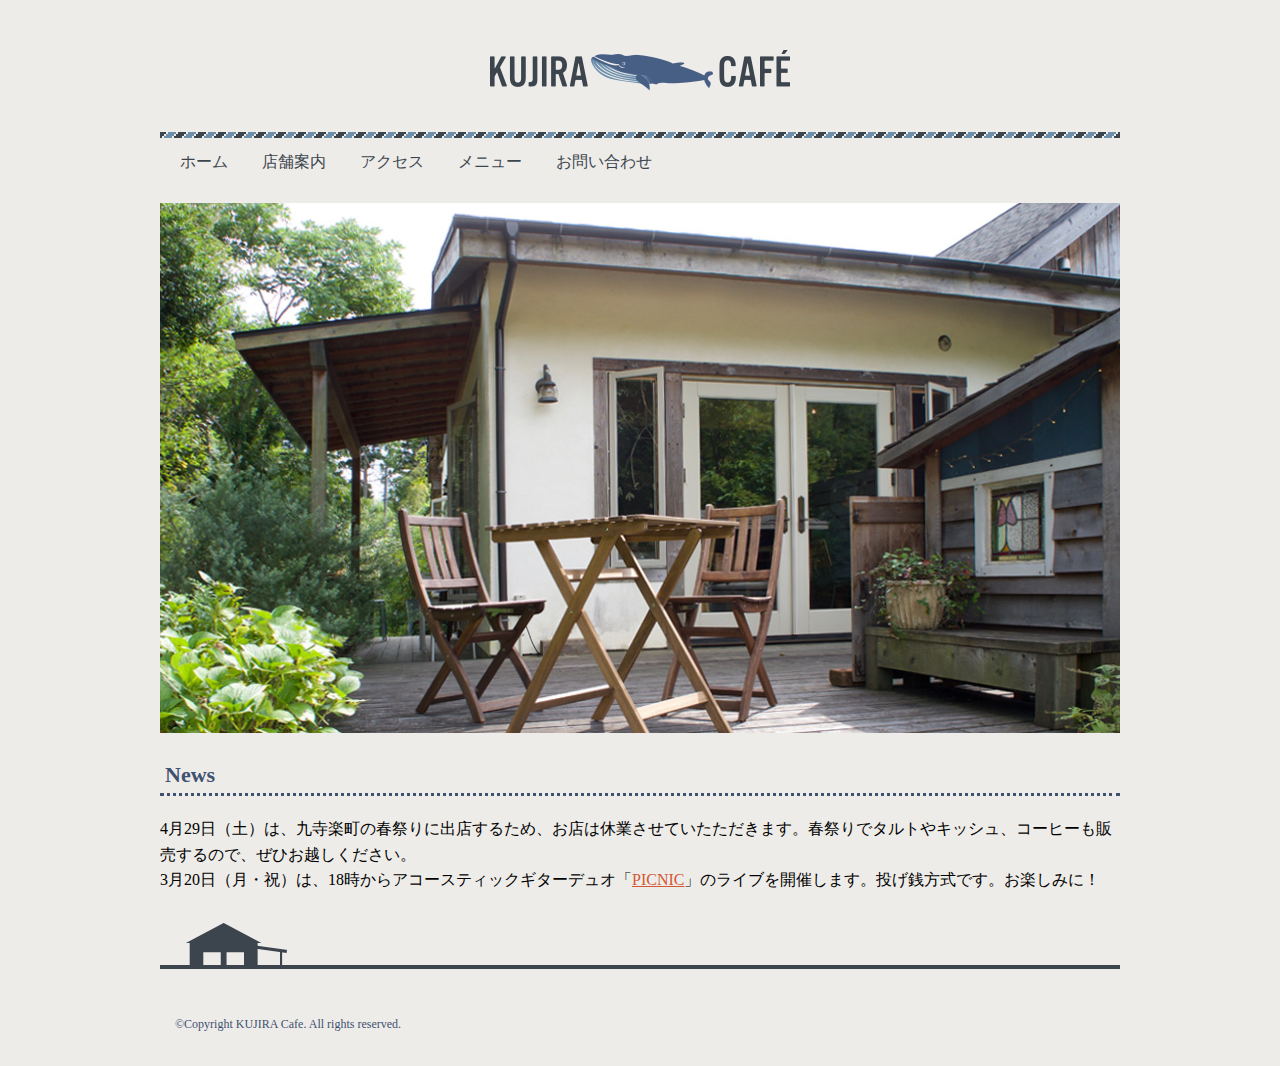
<file: index.html>
<!doctype html>
<html>
<head>
<meta charset="UTF-8">
<meta name="viewport" content="width=device-width, initial-scale=1">
<meta name="description" contact="古材を活用した内装、花と緑に囲まれたテラス。地元の食材を使った手作りのタルトやキャッシュ、挽きたてのコーヒーで豊かなひとときを。">
<title>KUJIRA Cafeへようこそ</title>
<link rel="stylesheet" href="css/style.css">
</head>
<body>
<div class="wrapper">
	<!--ヘッダー-->
	<header class="header">
			<h1 class="logo"><a href="index.html"><img src="images/logo.png" alt="KUJIRA Cafe"></a></h1>
			<nav class="nav">
				<ul>
					<li><a href="index.html">ホーム</a></li>
					<li><a href="about.html">店舗案内</a></li>
					<li><a href="access.html">アクセス</a></li>
					<li><a href="menu.html">メニュー</a></li>
					<li><a href="contact.html">お問い合わせ</a></li>
				</ul>
			</nav>
	</header>
	<!--ヘッダーここまで-->
	<!--メイン-->
	<div class="keyvisual">
			<img src="images/keyvisual.jpg" alt="">
	</div>
	<main>
		<h2 id="news">News</h2>
		<p class="news-item">4月29日（土）は、九寺楽町の春祭りに出店するため、お店は休業させていたただきます。春祭りでタルトやキッシュ、コーヒーも販売するので、ぜひお越しください。</p>
		<p class="news-item">3月20日（月・祝）は、18時からアコースティックギターデュオ「<a href="http://www.sbcr.jp" target="_blank">PICNIC</a>」のライブを開催します。投げ銭方式です。お楽しみに！</p>
	</main>
	<!--メインここまで-->
	<!--フッター-->
	<footer class="footer">
		<p>&copy;Copyright KUJIRA Cafe. All rights reserved.</p>
	</footer>
	<!--フッターここまで-->
</div>
</body>
</html>
</file>
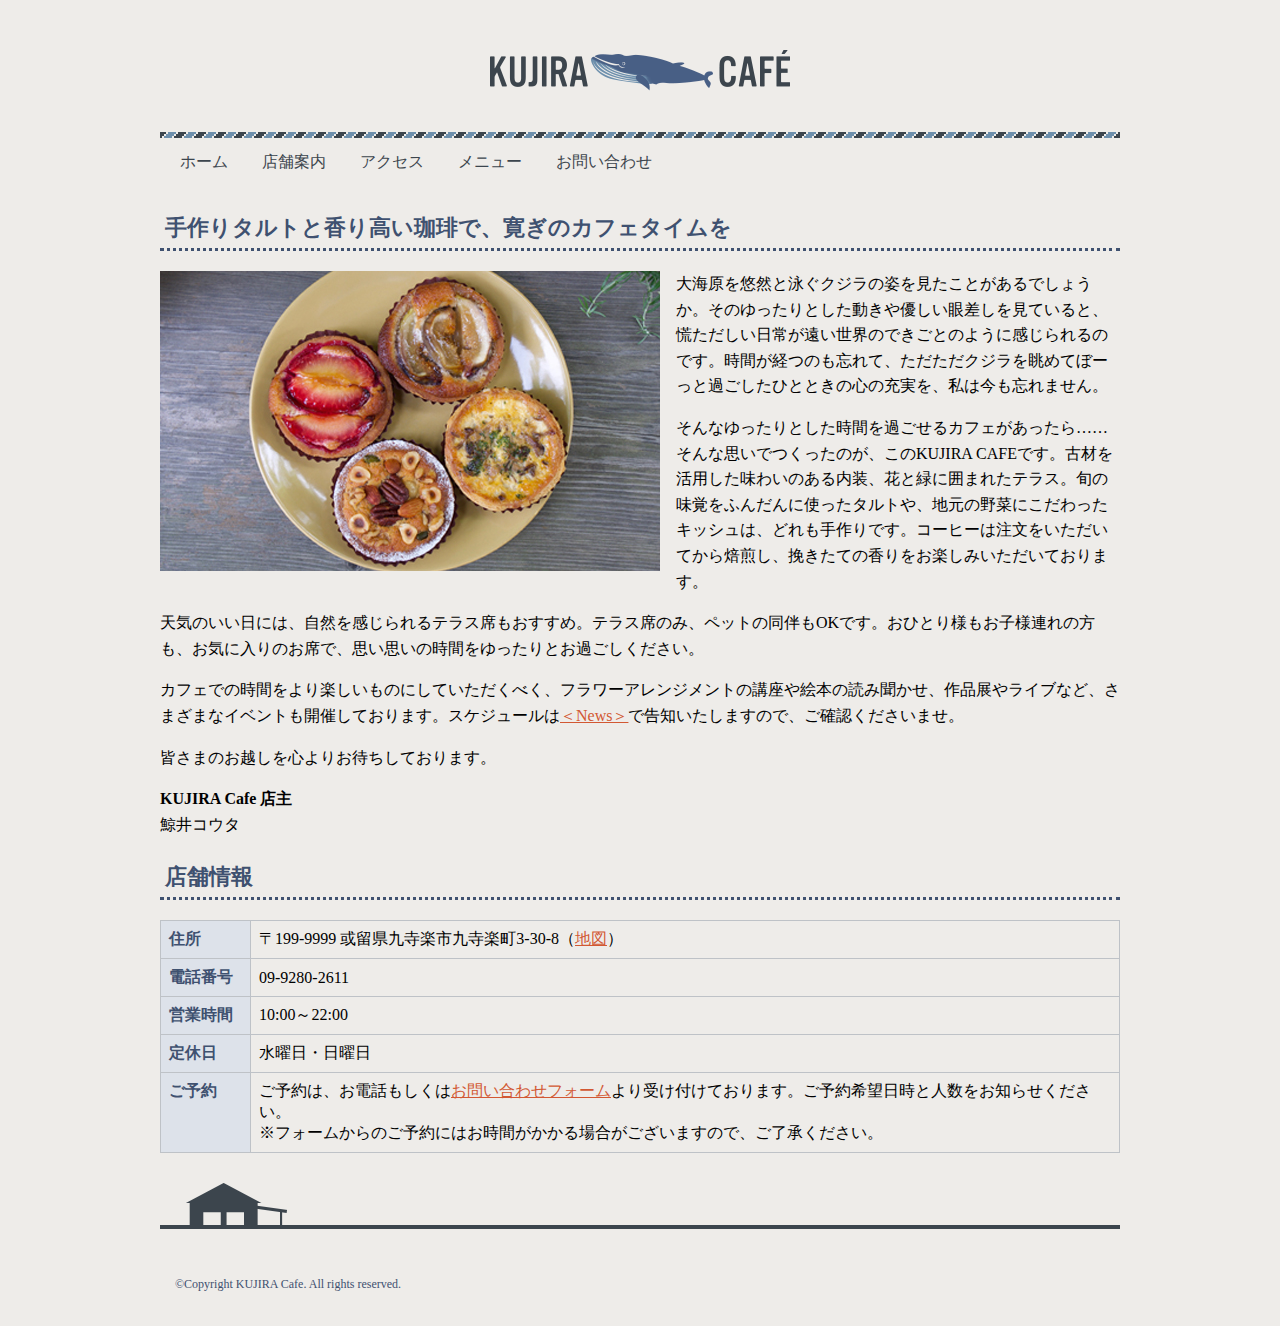
<file: about.html>
<!doctype html>
<html>
<head>
<meta charset="UTF-8">
<meta name="viewport" content="width=device-width, initial-scale=1">
<title>KUJIRA Cafeについて｜KUJIRA Cafe</title>
<link rel="stylesheet" href="css/style.css">
</head>
<body>
<div class="wrapper">
	<!--ヘッダー-->
	<header class="header">
			<h1 class="logo"><a href="index.html"><img src="images/logo.png" alt="KUJIRA Cafe"></a></h1>
			<nav class="nav">
				<ul>
					<li><a href="index.html">ホーム</a></li>
					<li><a href="about.html">店舗案内</a></li>
					<li><a href="access.html">アクセス</a></li>
					<li><a href="menu.html">メニュー</a></li>
					<li><a href="contact.html">お問い合わせ</a></li>
				</ul>
			</nav>
	</header>
	<!--ヘッダーここまで-->
	<!--メイン-->
	<main>
		<h2>手作りタルトと香り高い珈琲で、寛ぎのカフェタイムを</h2>
		<p><img src="images/about-photo.jpg" alt="タルトの写真" class="shop-photo">大海原を悠然と泳ぐクジラの姿を見たことがあるでしょうか。そのゆったりとした動きや優しい眼差しを見ていると、慌ただしい日常が遠い世界のできごとのように感じられるのです。時間が経つのも忘れて、ただただクジラを眺めてぼーっと過ごしたひとときの心の充実を、私は今も忘れません。</p>
		<p>そんなゆったりとした時間を過ごせるカフェがあったら……そんな思いでつくったのが、このKUJIRA CAFEです。古材を活用した味わいのある内装、花と緑に囲まれたテラス。旬の味覚をふんだんに使ったタルトや、地元の野菜にこだわったキッシュは、どれも手作りです。コーヒーは注文をいただいてから焙煎し、挽きたての香りをお楽しみいただいております。</p>
		<p>天気のいい日には、自然を感じられるテラス席もおすすめ。テラス席のみ、ペットの同伴もOKです。おひとり様もお子様連れの方も、お気に入りのお席で、思い思いの時間をゆったりとお過ごしください。</p>
		<p>カフェでの時間をより楽しいものにしていただくべく、フラワーアレンジメントの講座や絵本の読み聞かせ、作品展やライブなど、さまざまなイベントも開催しております。スケジュールは<a href=index.html#news>＜News＞</a>で告知いたしますので、ご確認くださいませ。</p>
		<p>皆さまのお越しを心よりお待ちしております。</p>

<p><strong>KUJIRA Cafe 店主</strong><br>
鯨井コウタ</p>
		<h2 class="clear">店舗情報</h2>
		<table class="info">
		<tr>
			<th>住所</th>
			<td>〒199-9999 或留県九寺楽市九寺楽町3-30-8（<a href="access.html">地図</a>）</td>
		</tr>
		<tr>
			<th>電話番号</th>
			<td>09-9280-2611</td>
		</tr>
		<tr>
			<th>営業時間</th>
			<td>10:00～22:00</td>
		</tr>
		<tr>
			<th>定休日</th>
			<td>水曜日・日曜日</td>
		</tr>
		<tr>
			<th>ご予約</th>
			<td>ご予約は、お電話もしくは<a href="contact.html">お問い合わせフォーム</a>より受け付けております。ご予約希望日時と人数をお知らせください。<br>
※フォームからのご予約にはお時間がかかる場合がございますので、ご了承ください。</td>
		</tr>
		</table>
	</main>
	<!--メインここまで-->
	<!--フッター-->
	<footer class="footer">
		<p>&copy;Copyright KUJIRA Cafe. All rights reserved.</p>
	</footer>
	<!--フッターここまで-->
</div>
</body>
</html>
</file>
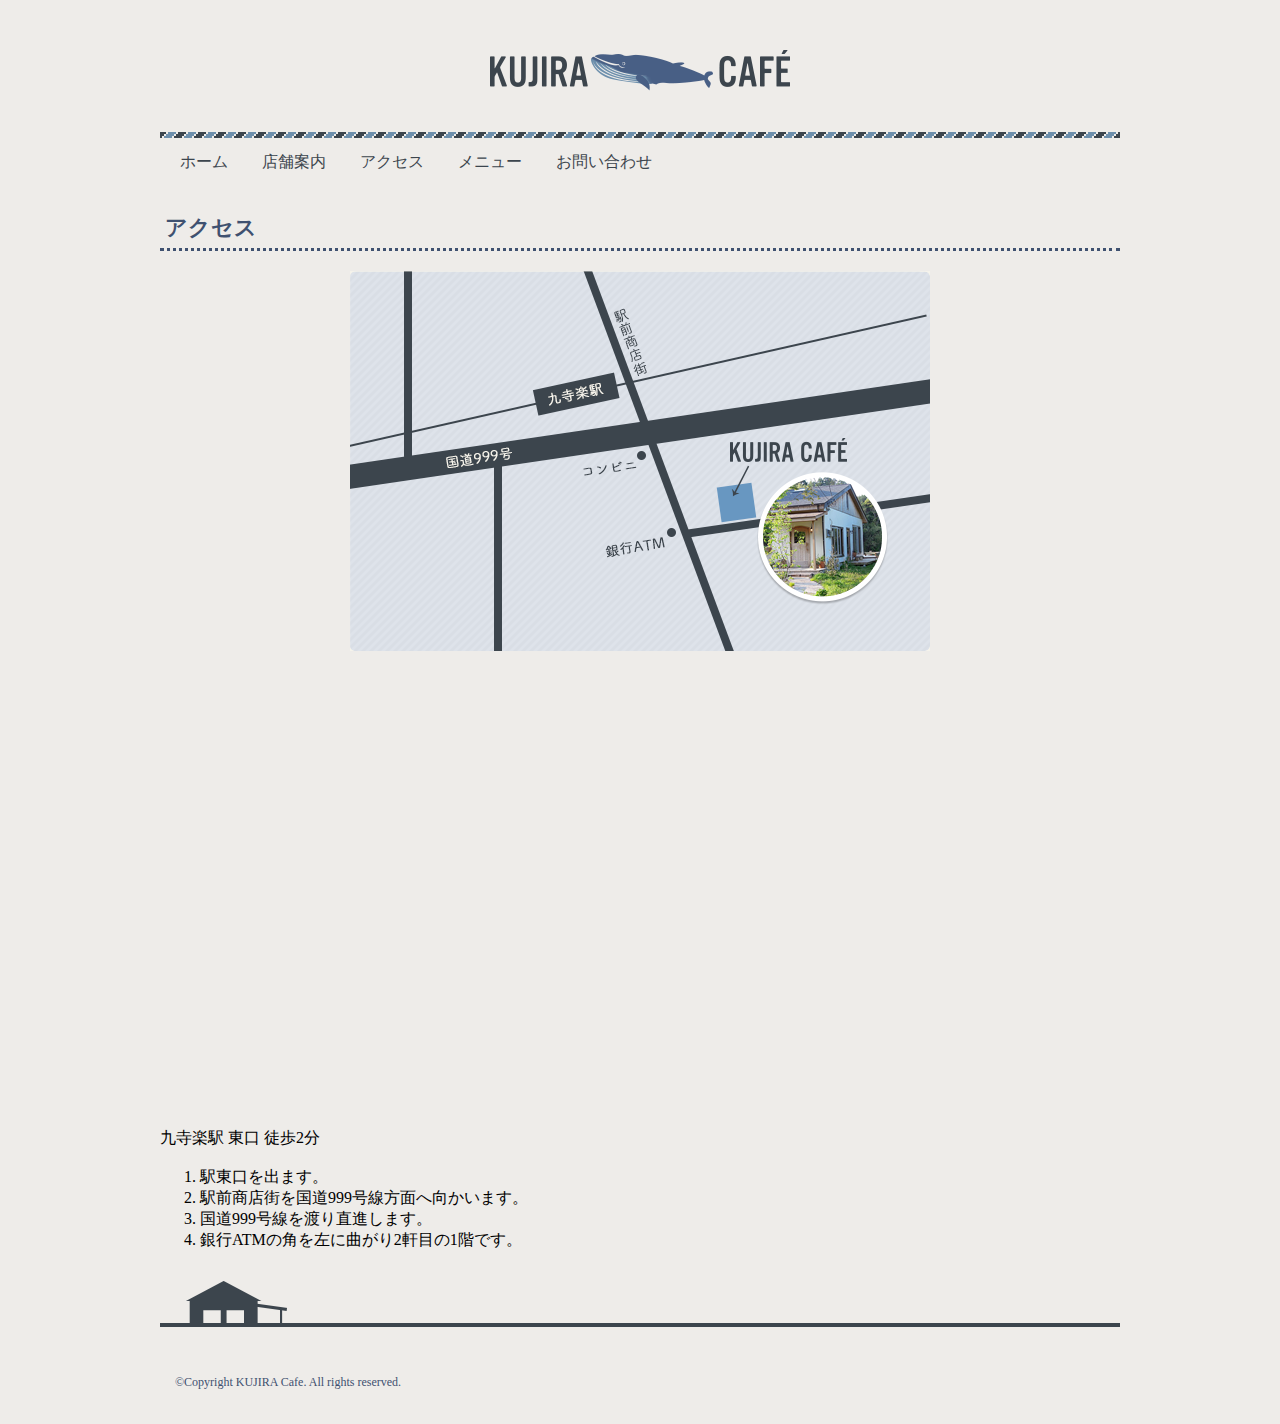
<file: access.html>
<!doctype html>
<html>
<head>
<meta charset="UTF-8">
<meta name="viewport" content="width=device-width, initial-scale=1">
<title>アクセス｜KUJIRA Cafe</title>
<link rel="stylesheet" href="css/style.css">
</head>
<body>
<div class="wrapper">
	<!--ヘッダー-->
	<header class="header">
			<h1 class="logo"><a href="index.html"><img src="images/logo.png" alt="KUJIRA Cafe"></a></h1>
			<nav class="nav">
				<ul>
					<li><a href="index.html">ホーム</a></li>
					<li><a href="about.html">店舗案内</a></li>
					<li><a href="access.html">アクセス</a></li>
					<li><a href="menu.html">メニュー</a></li>
					<li><a href="contact.html">お問い合わせ</a></li>
				</ul>
			</nav>
	</header>
	<!--ヘッダーここまで-->
	<!--メイン-->
	<main>
		<h2>アクセス</h2>
		<div class=map>
			<img src="images/map.png" alt="地図">
			<iframe src="https://www.google.com/maps/embed?pb=!1m18!1m12!1m3!1d3253.978795191685!2d139.51787065149435!3d35.356172555239574!2m3!1f0!2f0!3f0!3m2!1i1024!2i768!4f13.1!3m3!1m2!1s0x60184ff05950d1f7%3A0xe6ab2a2c04d88a84!2z5qCE5YWJ5a2m5ZyS5Lit5a2m6auY562J5a2m5qCh!5e0!3m2!1sja!2sjp!4v1647585634987!5m2!1sja!2sjp" width="600" height="450" style="border:0;" allowfullscreen="" loading="lazy"></iframe>
		</div>
		<p>九寺楽駅 東口 徒歩2分</p>
		<ol>
			<li>駅東口を出ます。</li>
			<li>駅前商店街を国道999号線方面へ向かいます。</li>
			<li>国道999号線を渡り直進します。</li>
			<li>銀行ATMの角を左に曲がり2軒目の1階です。</li>
		<ol>
	</main>
	<!--メインここまで-->
	<!--フッター-->
	<footer class="footer">
		<p>&copy;Copyright KUJIRA Cafe. All rights reserved.</p>
	</footer>
	<!--フッターここまで-->
</div>
</body>
</html>
</file>
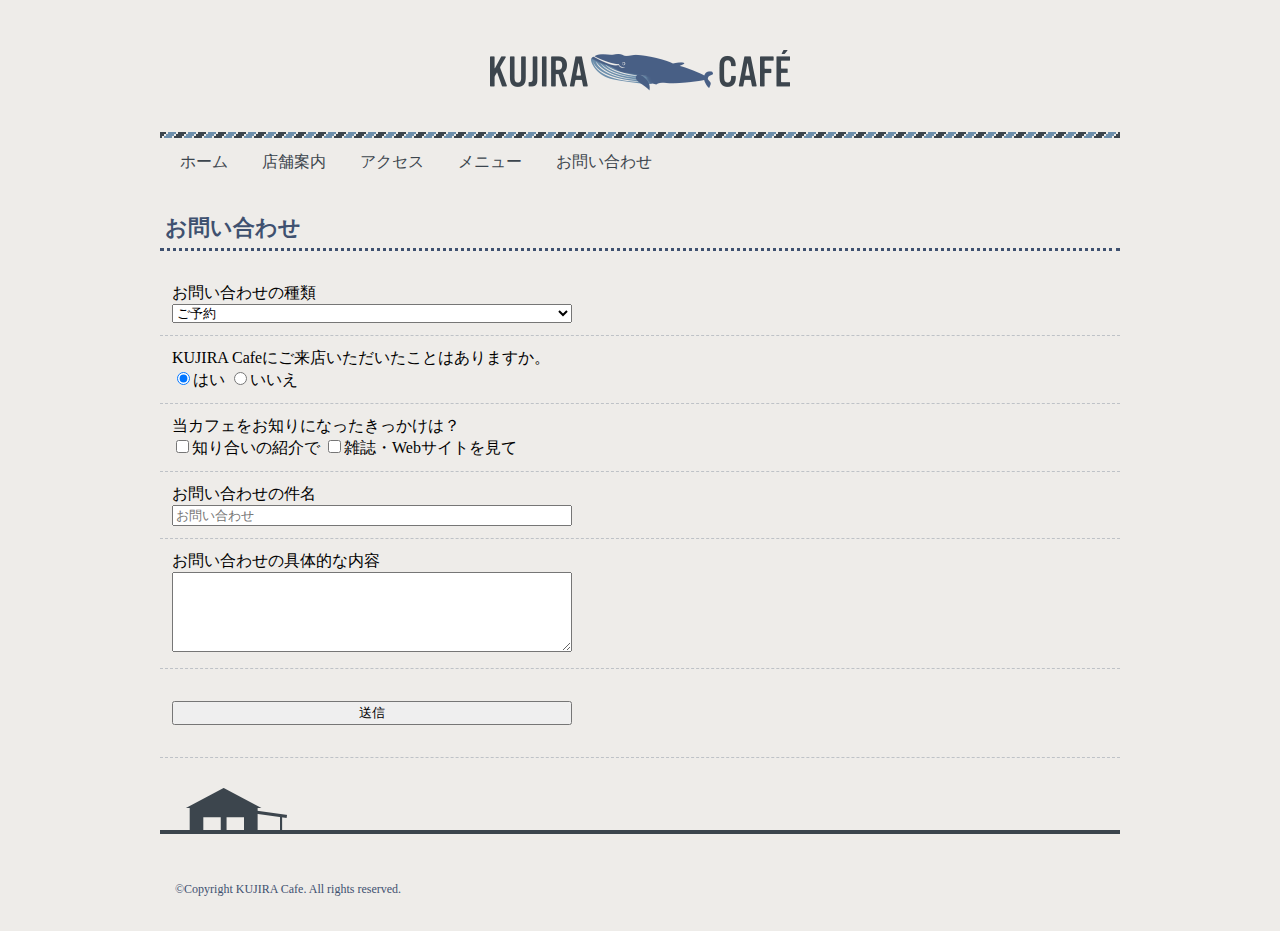
<file: contact.html>
<!doctype html>
<html>
<head>
<meta charset="UTF-8">
<meta name="viewport" content="width=device-width, initial-scale=1">
<title>お問い合わせ｜KUJIRA Cafe</title>
<link rel="stylesheet" href="css/style.css">
</head>
<body>
<div class="wrapper">
	<!--ヘッダー-->
	<header class="header">
			<h1 class="logo"><a href="index.html"><img src="images/logo.png" alt="KUJIRA Cafe"></a></h1>
			<nav class="nav">
				<ul>
					<li><a href="index.html">ホーム</a></li>
					<li><a href="about.html">店舗案内</a></li>
					<li><a href="access.html">アクセス</a></li>
					<li><a href="menu.html">メニュー</a></li>
					<li><a href="contact.html">お問い合わせ</a></li>
				</ul>
			</nav>
	</header>
	<!--ヘッダーここまで-->
	<!--メイン-->
	<main>
		<h2>お問い合わせ</h2>
		<form action="https://api.staticforms.xyz/submit" method="post">
			<input type="hidden" name="accessKey" value="42d2a425-d865-4d3e-8916-1cf99f55ed6b">
			<div>
				<label for="kind">お問い合わせの種類</label><br>
				<select id="kind" name="kind">
					<option value="reservation">ご予約</option>
					<option value="event">イベントについて</option>
					<option value="contact">その他のお問い合わせ</option>
				</select>
			</div>
			<div>
				KUJIRA Cafeにご来店いただいたことはありますか。<br>
				<label><input type="radio" name="first" value="yes" checked>はい</label>
				<label><input type="radio" name="first" value="yes">いいえ</label>
			</div>
			<div>
				当カフェをお知りになったきっかけは？<br>
				<label><input type="checkbox" name="how" value="friends">知り合いの紹介で</label>
				<label><input type="checkbox" name="how" value="magazine">雑誌・Webサイトを見て</label>
			</div>
			<div>
				<label>お問い合わせの件名<br>
				<input type="text" name="subject" placeholder="お問い合わせ"></label>
			</div>
			<div>
				<label>お問い合わせの具体的な内容<br>
				<textarea name="message"></textarea></label>
			</div>
			<div>
				<input type="submit" name="submit" value="送信">
			</div>
		</form>
	</main>
	<!--メインここまで-->
	<!--フッター-->
	<footer class="footer">
		<p>&copy;Copyright KUJIRA Cafe. All rights reserved.</p>
	</footer>
	<!--フッターここまで-->
</div>
</body>
</html>
</file>
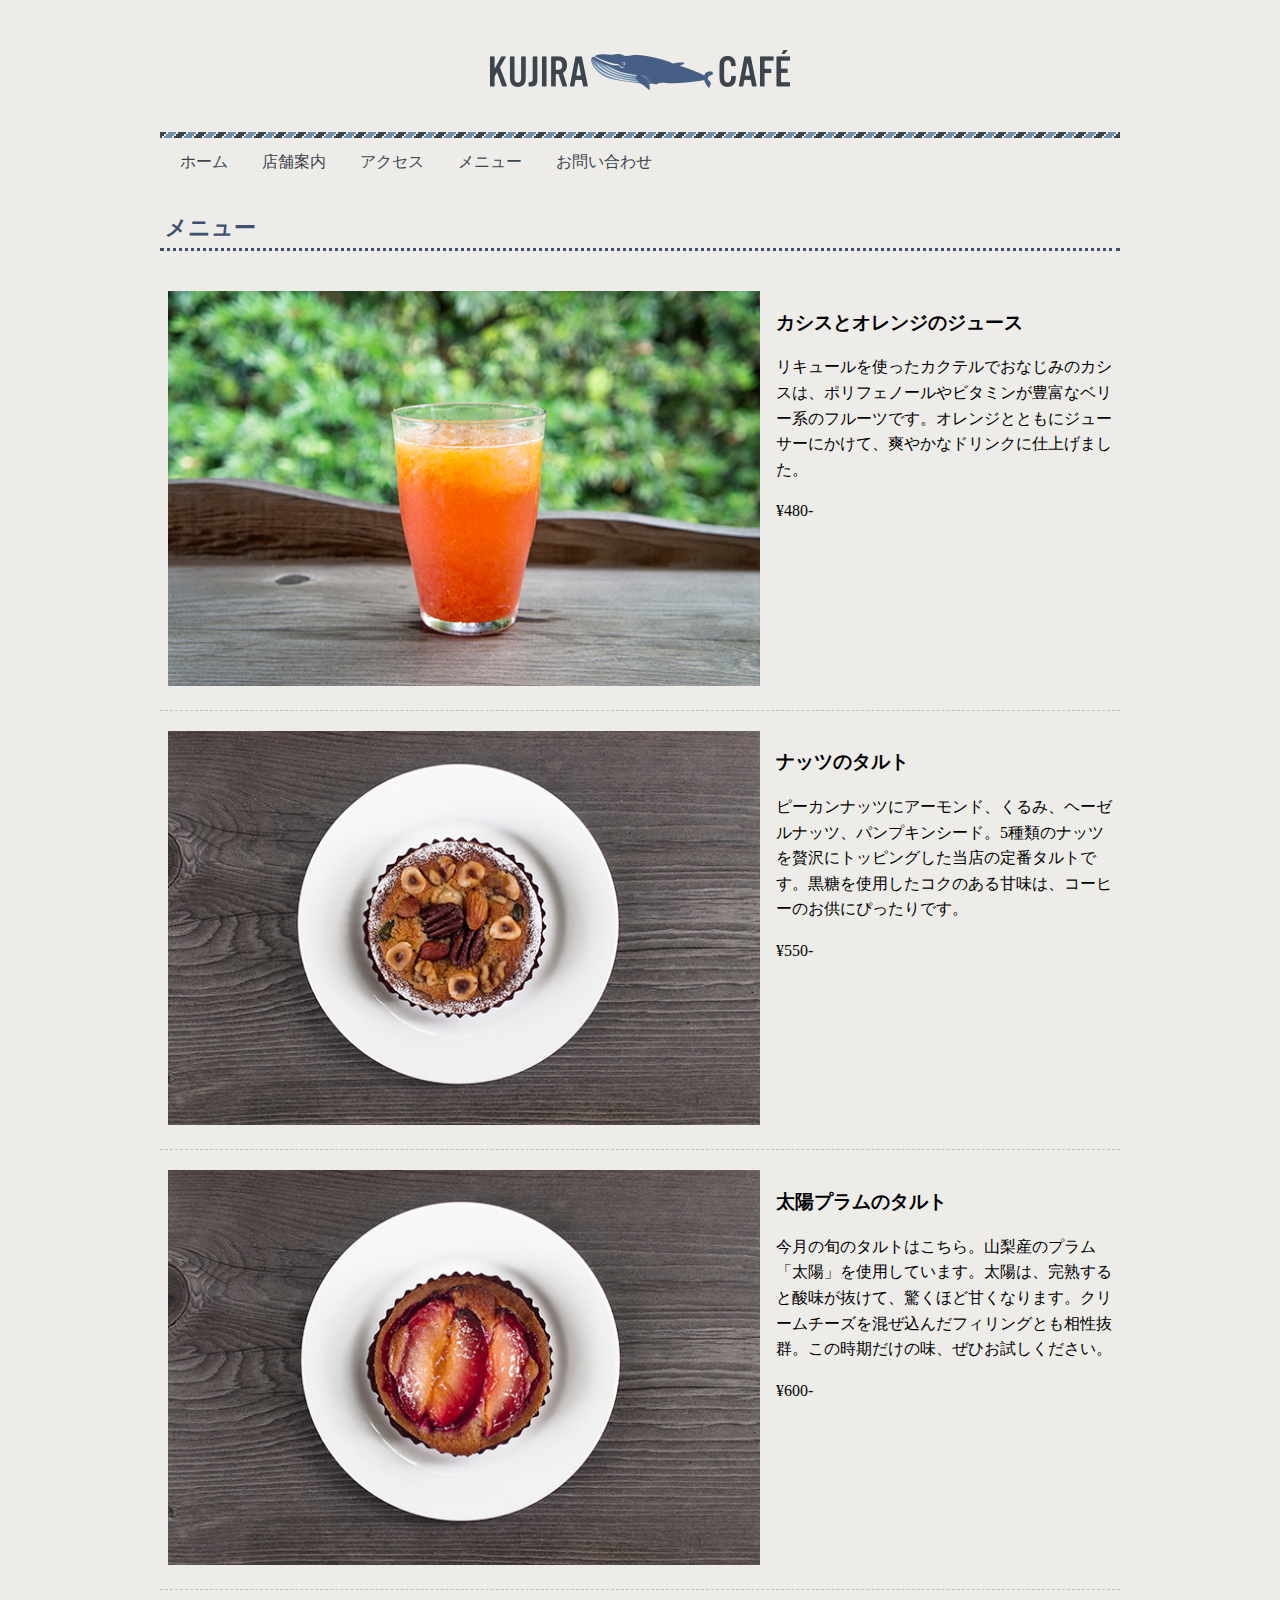
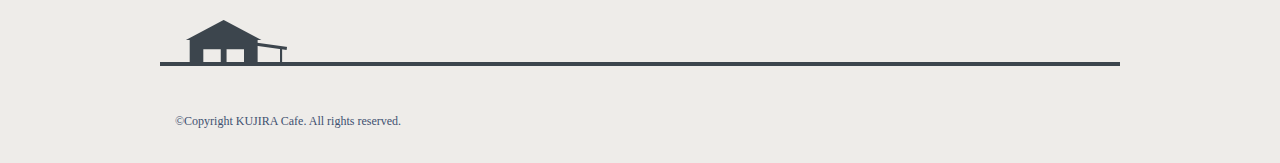
<file: menu.html>
<!doctype html>
<html>
<head>
<meta charset="UTF-8">
<meta name="viewport" content="width=device-width, initial-scale=1">
<title>メニュー｜KUJIRA Cafe</title>
<link rel="stylesheet" href="css/style.css">
</head>
<body>
<div class="wrapper">
	<!--ヘッダー-->
	<header class="header">
			<h1 class="logo"><a href="index.html"><img src="images/logo.png" alt="KUJIRA Cafe"></a></h1>
			<nav class="nav">
				<ul>
					<li><a href="index.html">ホーム</a></li>
					<li><a href="about.html">店舗案内</a></li>
					<li><a href="access.html">アクセス</a></li>
					<li><a href="menu.html">メニュー</a></li>
					<li><a href="contact.html">お問い合わせ</a></li>
				</ul>
			</nav>
	</header>
	<!--ヘッダーここまで-->
	<!--メイン-->
	<main>
		<h2>メニュー</h2>
		<div class="menu-block">
			<div class="menu-item">
				<div class="menu-photo">
					<img src="images/menu-photo1.jpg" alt="">
				</div>
				<div class="menu-text">
					<h3>カシスとオレンジのジュース</h3>
					<p>リキュールを使ったカクテルでおなじみのカシスは、ポリフェノールやビタミンが豊富なベリー系のフルーツです。オレンジとともにジューサーにかけて、爽やかなドリンクに仕上げました。</p>
					<p>&yen;480-</p>
				</div>
			</div>
			<div class="menu-item">
				<div class="menu-photo">
					<img src="images/menu-photo2.jpg" alt="">
				</div>
				<div class="menu-text">
					<h3>ナッツのタルト</h3>
					<p>ピーカンナッツにアーモンド、くるみ、ヘーゼルナッツ、パンプキンシード。5種類のナッツを贅沢にトッピングした当店の定番タルトです。黒糖を使用したコクのある甘味は、コーヒーのお供にぴったりです。</p>
					<p>&yen;550-</p>
				</div>
			</div>
			<div class="menu-item">
				<div class="menu-photo">
					<img src="images/menu-photo3.jpg" alt="">
				</div>
				<div class="menu-text">
					<h3>太陽プラムのタルト</h3>
					<p>今月の旬のタルトはこちら。山梨産のプラム「太陽」を使用しています。太陽は、完熟すると酸味が抜けて、驚くほど甘くなります。クリームチーズを混ぜ込んだフィリングとも相性抜群。この時期だけの味、ぜひお試しください。</p>
					<p>&yen;600-</p>
				</div>
			</div>
		</div>
	</main>
	<!--メインここまで-->
	<!--フッター-->
	<footer class="footer">
		<p>&copy;Copyright KUJIRA Cafe. All rights reserved.</p>
	</footer>
	<!--フッターここまで-->
</div>
</body>
</html>
</file>
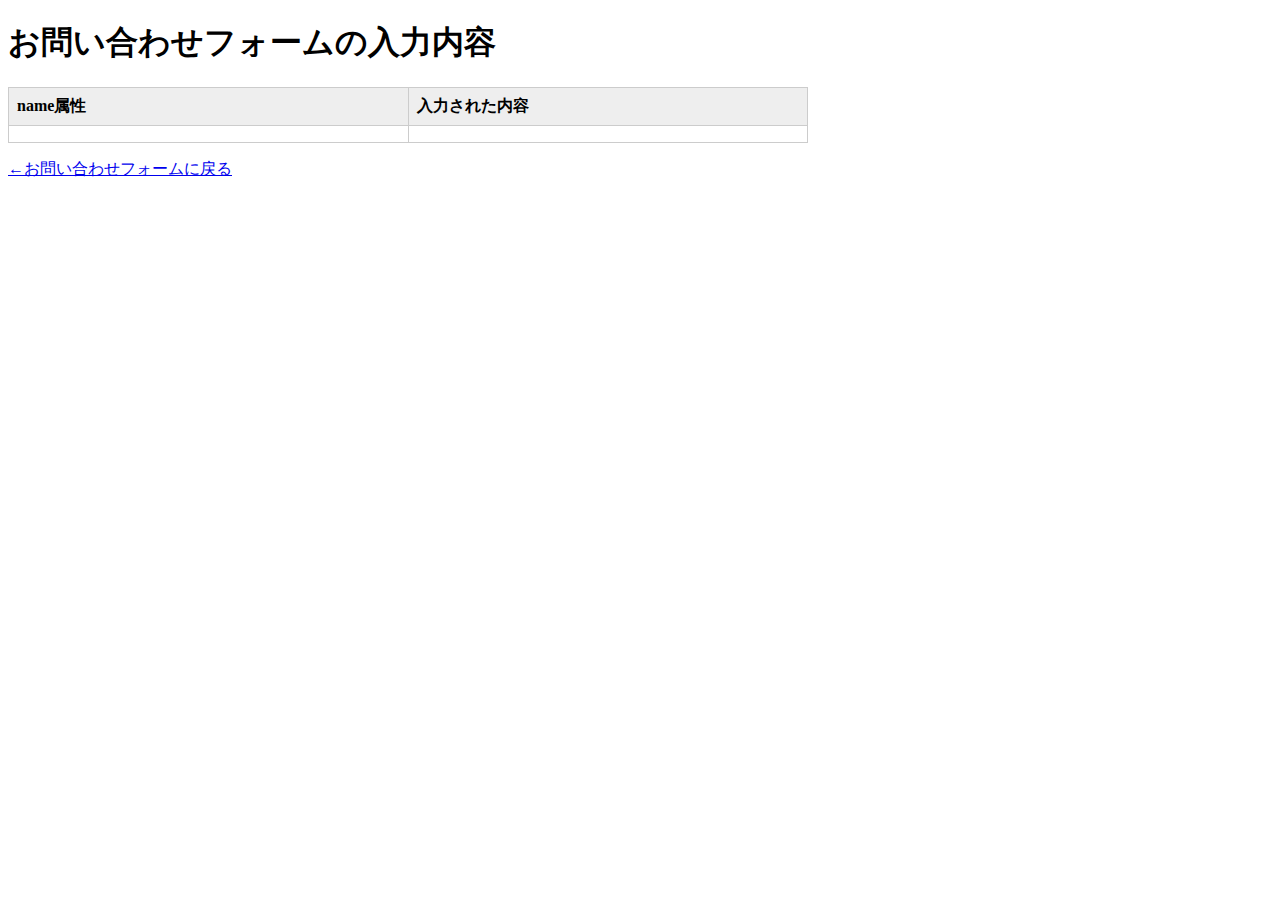
<file: result.html>
<!doctype html>
<html>
<head>
<meta charset="UTF-8">
<meta name="viewport" content="width=device-width, initial-scale=1">
<title>お問い合わせの入力内容</title>
<style>
#result {
	border: 1px solid #cccccc;
	border-collapse: collapse;
	width: 100%;
	max-width: 800px;
}
th, td {
	padding: 0.5em;
	border: 1px solid #cccccc;
	text-align: left;
	vertical-align: top;
}
th {
	width: 100px;
	background-color: #eeeeee;
}
</style>

</head>
<body>
<h1>お問い合わせフォームの入力内容</h1>
<table id="result">
	<tbody id="test">
	<tr><th>name属性</th><th>入力された内容</th></tr>
	</tbody>
</table>
<p><a href="contact.html">←お問い合わせフォームに戻る</a></p>

<script>
'use strict';

{
	window.addEventListener('DOMContentLoaded', function(){
		var params = decodeURI(location.search);
		params = params.substring(1);
		var paramArray = [];
		paramArray = params.split("&");
		var tableContent = "";
		paramArray.forEach(function(item, index){
			var keyValue = [];
			keyValue = item.split("=");
			var tr = document.createElement("tr");
			var tdName = document.createElement("td");
			tdName.textContent = keyValue[0];
			var tdValue = document.createElement("td");
			tdValue.textContent = keyValue[1];
			tr.appendChild(tdName);
			tr.appendChild(tdValue);
			var e = document.getElementById("test");
			e.appendChild(tr);
		});
	});
}
</script>
</body>
</html>
</file>
<file: css/style.css>
@charset "UTF-8";

/*すべてのWebページに適用される*/
html {
  font-famiry: sans-serif;
}
html * {
  box-sizing: border-box;
}
body {
  margin: 0 0 0 0;
  background-color: #eeece9;
}
.wrapper {
  margin: 0 auto 0 auto;
  max-width: 960px;
}
h2 {
  color: #3f5170;
  font-size: 22px;
  border-bottom: 3px dotted #3f5170;
  margin-top: 20px;
  margin-right: 0px;
  margin-bottom: 20px;
  margin-left: 0px;
  padding-top: 5px;
  padding-right: 5px;
  padding-bottom: 5px;
  padding-left: 5px;
}
p {
  line-height: 1.6;
}
a:link {
  color: #d25833;
}
a: visited {
  color: #d25833;
}
a: hover {
  color: #e3937a;
}
a: active {
  color: #ff6a3b;
}
img {
  max-width: 100%;
  height: auto;
}
/*すべてのページに適用 - ヘッダー - */
.logo {
  margin: 50px 0 40px 0;
  line-height: 0;
  text-align: center;
}
.nav li {
  display: inline;
  list-style-type: none;
  padding-right: 30px;
}
.nav ul {
  margin: 0 0 0 0;
  padding: 20px 10px 15px 20px;
  background-image: url(../images/menu-bg.png);
  background-repeat: repeat-x;
}
.nav a:link {
  color: #3c454d;
  text-decoration: none;
}
.nav a:visited {
  color: #3c454d;
  text-decoration: none;
}
.nav a:hover {
  color: #7b8dac;
  text-decoration: none;
}
.nav a:active {
  color: #5a9bc0;
  text-decoration: none;
}
/*すべてのページに適用 - フッダー - */
.footer {
  background-image: url(../images/footer-bg.png);
  background-repeat: no-repeat;
  margin-top: 30px;
  padding: 80px 15px 20px 15px;
  font-size: 12px;
  color: #3f5170;
}
/*個別のスタイル*/
/*index.html*/
.keyvisual {
  margin: 15px 0 0 0;
}
.news-item {
  margin: 0;
}
/*about.html*/
.shop-photo {
  float: left;
  padding: 0 1em 1em 0
}
.clear {
  clear: both;
}
/*テーブル*/
.info {
  border-collapse: collapse;
}
.info th, .info td {
  padding: 8px;
  border: 1px solid #bec2c7;
  text-align: left;
}
.info th {
  background-color: #dde2ea;
  width: 90px;
  color: #3f5170;
  vertical-align: top;
}
/*menu.html*/
.menu-item {
  display: flex;
  border-bottom: 1px dashed #bec2c7;
  padding: 20px 8px;
}
.menu-photo {
  margin-right: 16px;
}
.menu-text {
  flex: 0 0 336px;
}
/*access.html*/
.map {
  text-align: center;
}
/*contact.html*/
form div {
  padding: 12px;
  border-bottom: 1px dashed #bec2c7;
}
select {
  width: 30em;
}
input[name="subject"] {
  width: 30em;
}
textarea {
  width: 30em;
  height: 6em;
}
input[type="submit"] {
  margin: 20px 0;
  width: 30em;
}
/*スマートフォン向けCSS*/
@media (max-width: 767px) {
  /*全体 - ナビゲーション - */
  .wrapper {
    margin: 0 8px
  }
  .logo {
    margin: 30px 0
  }
  .logo img {
    width: 200px;
  }
  .nav {
    background-color: #dfddda;
  }
  .nav li {
    display: block;
  }
  /*menu.html - 横並び解除 - */
  .menu-item {
    display: block;
  }
  .menu-photo {
    margin-right: 0;
    width: 100%;
  }
  .menu-text {
    width: 100%;
  }
  /*about.html - 画像のパディングを調整 - */
  .shop-photo {
    padding-right: 0;
  }
  /*contact.html - フォーム - */
  select {
    width: 100%;
  }
  input[name="subject"] {
    width: 100%
  }
  textarea {
    width: 100%
  }
  input[type="submit"] {
    margin: 20px 0;
    width: 100%;
  }
}
</file>
